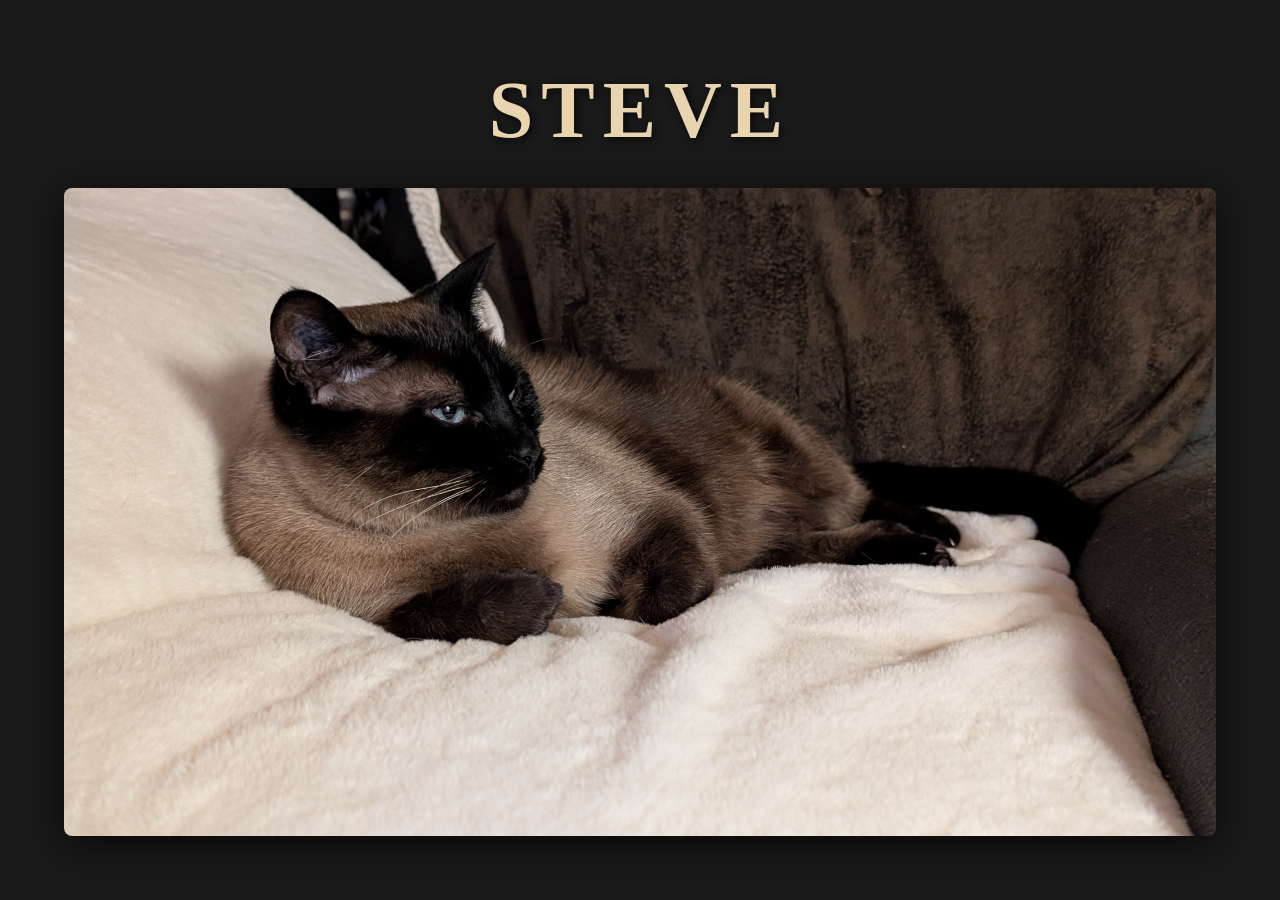
<file: index.html>
<!DOCTYPE html>
<html lang="en">
<head>
  <meta charset="UTF-8">
  <meta name="viewport" content="width=device-width, initial-scale=1.0">
  <title>STEVE</title>
  <style>
    * { margin: 0; padding: 0; box-sizing: border-box; }
    body {
      background: #1a1a1a;
      display: flex;
      flex-direction: column;
      align-items: center;
      justify-content: center;
      min-height: 100vh;
      font-family: Georgia, serif;
    }
    h1 {
      color: #e8d5b0;
      font-size: 5rem;
      letter-spacing: 0.5rem;
      margin-bottom: 2rem;
      text-shadow: 2px 2px 8px rgba(0,0,0,0.8);
    }
    img {
      max-width: 90vw;
      max-height: 80vh;
      border-radius: 8px;
      box-shadow: 0 8px 40px rgba(0,0,0,0.7);
    }
  </style>
</head>
<body>
  <h1>STEVE</h1>
  <img src="steve.jpg" alt="Steve">
</body>
</html>
</file>
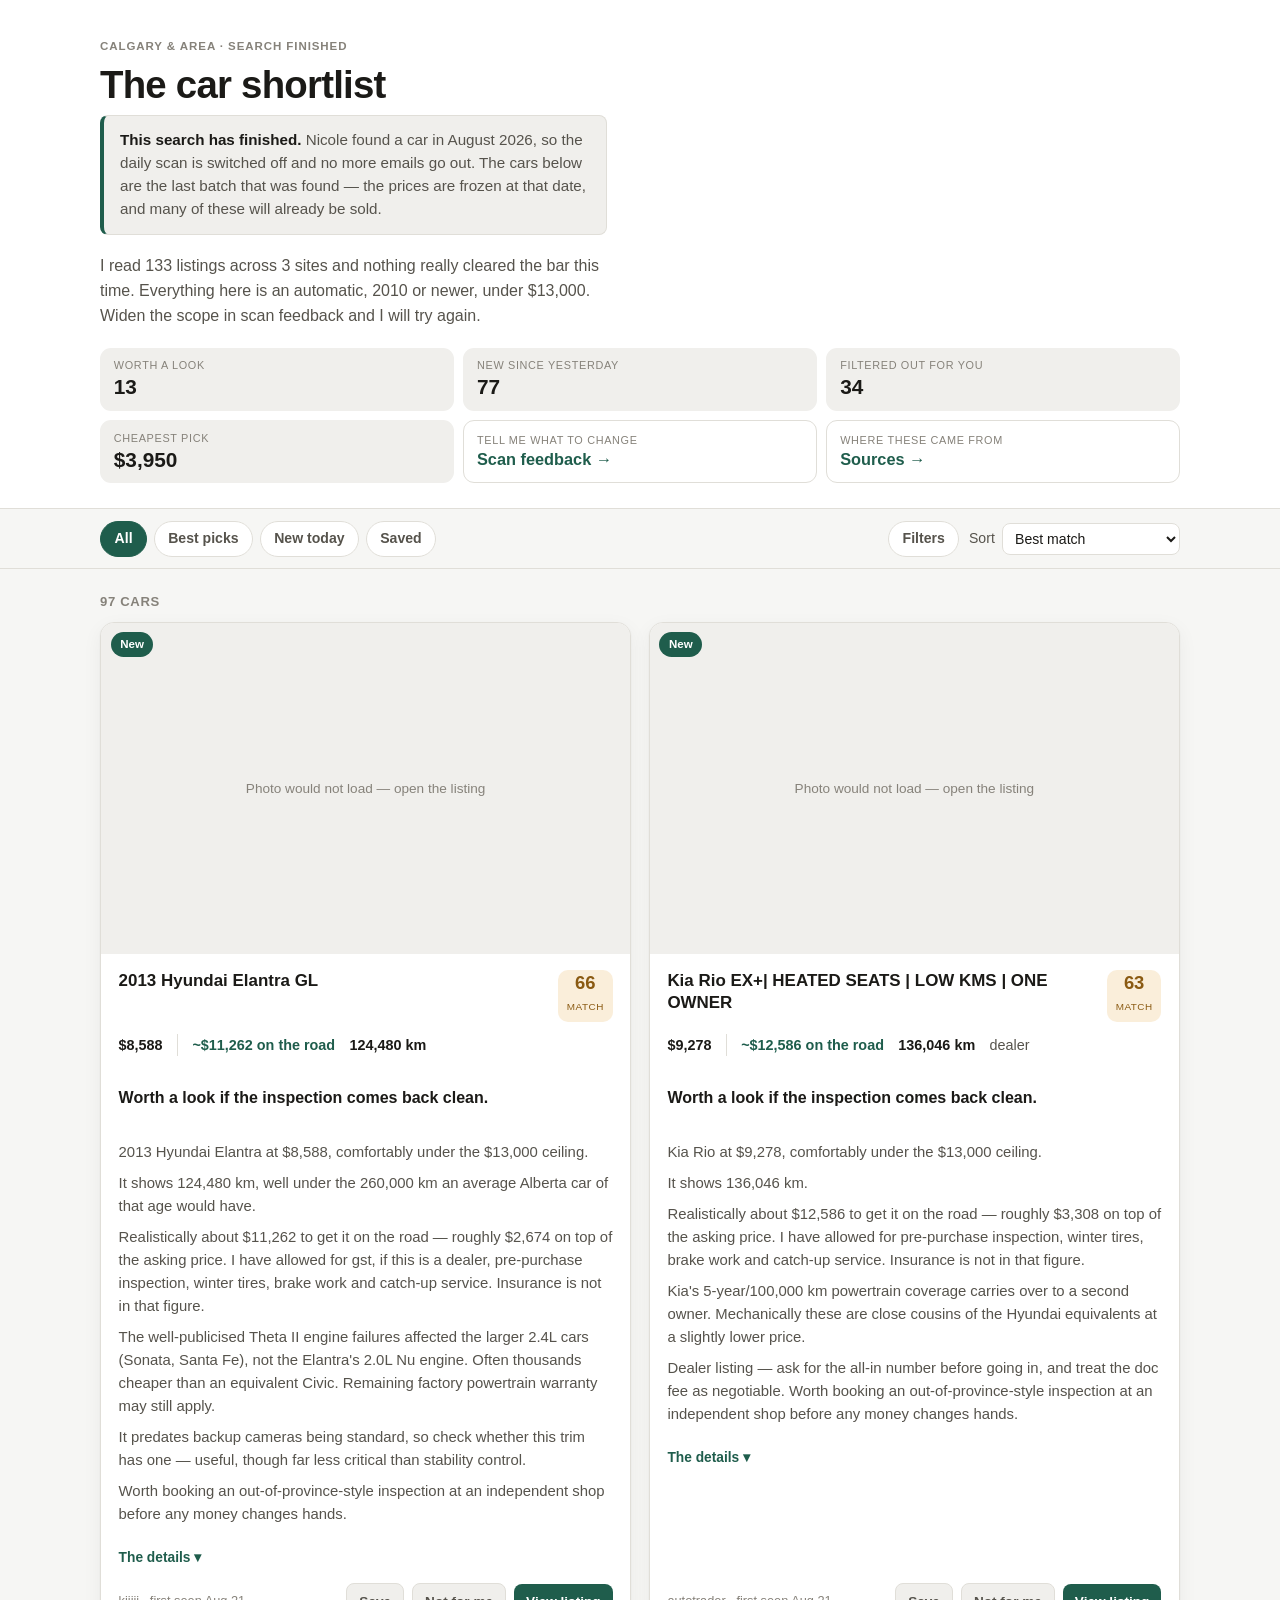
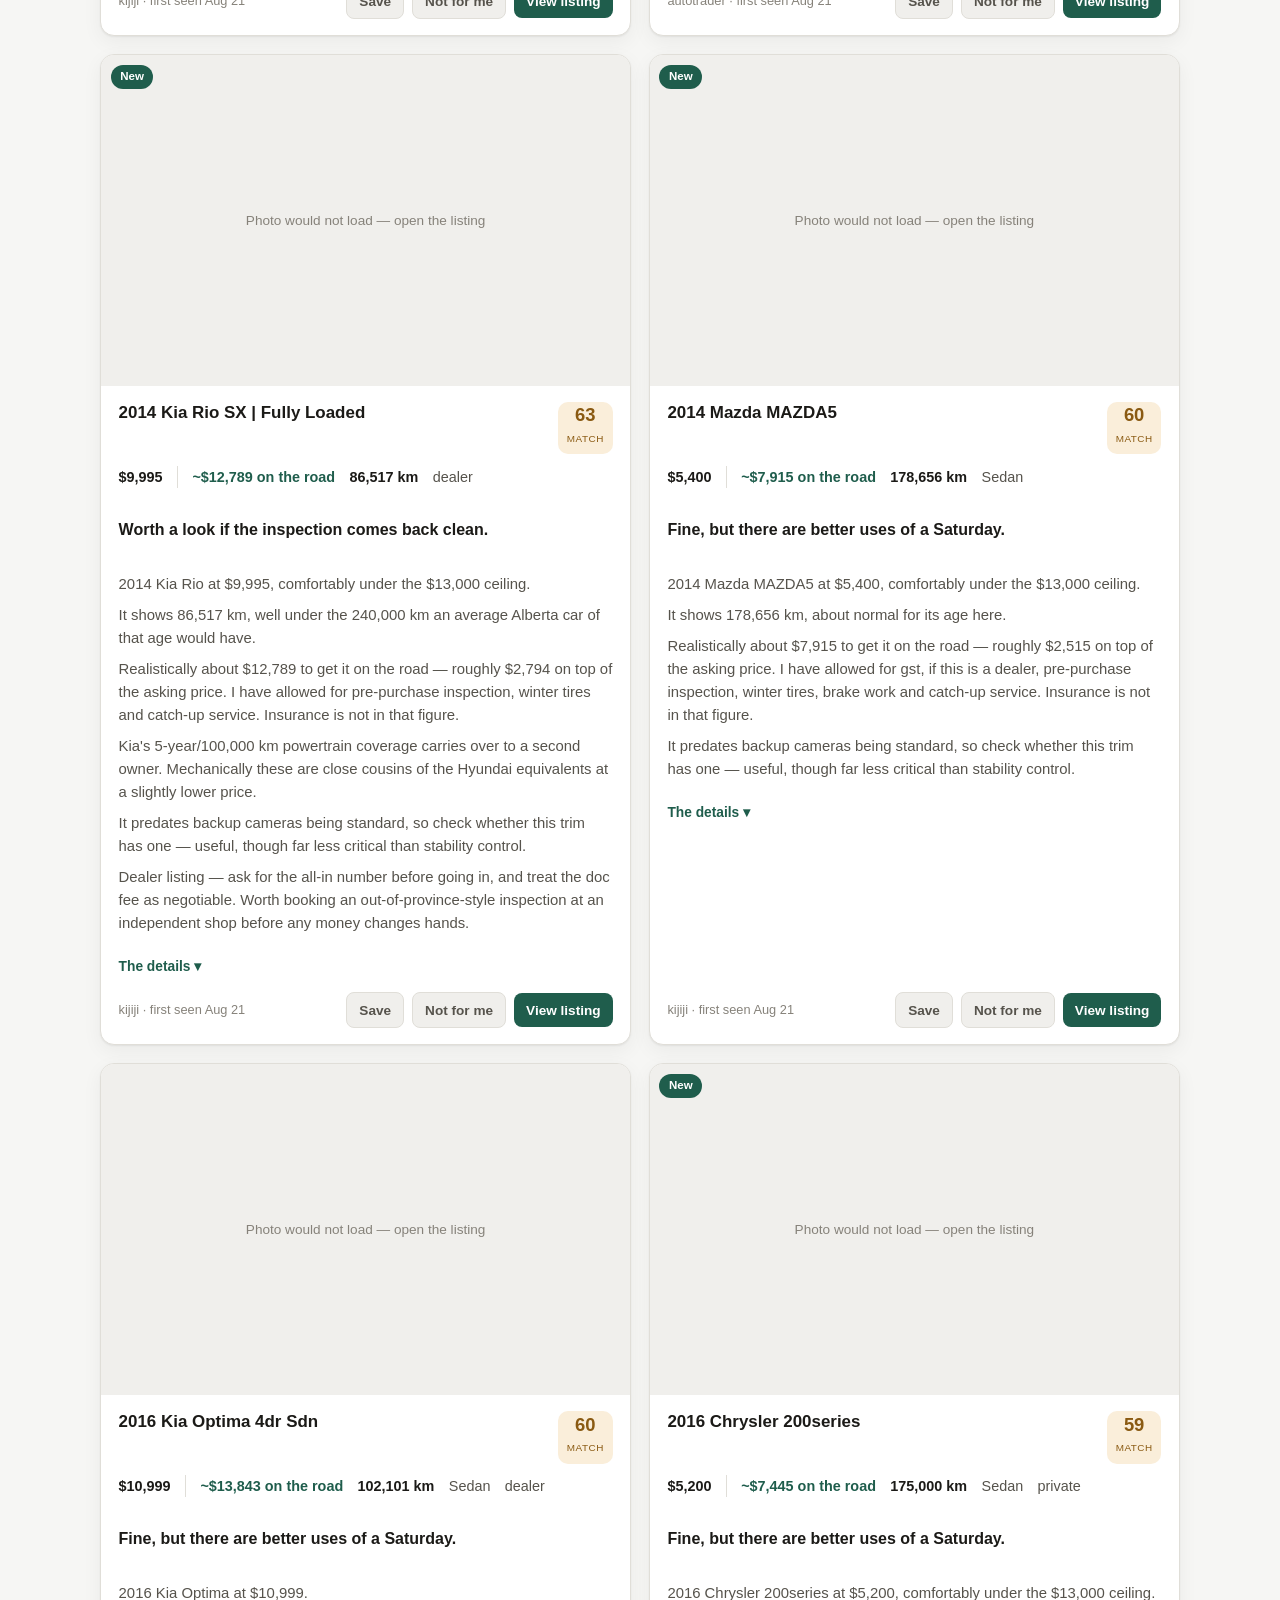
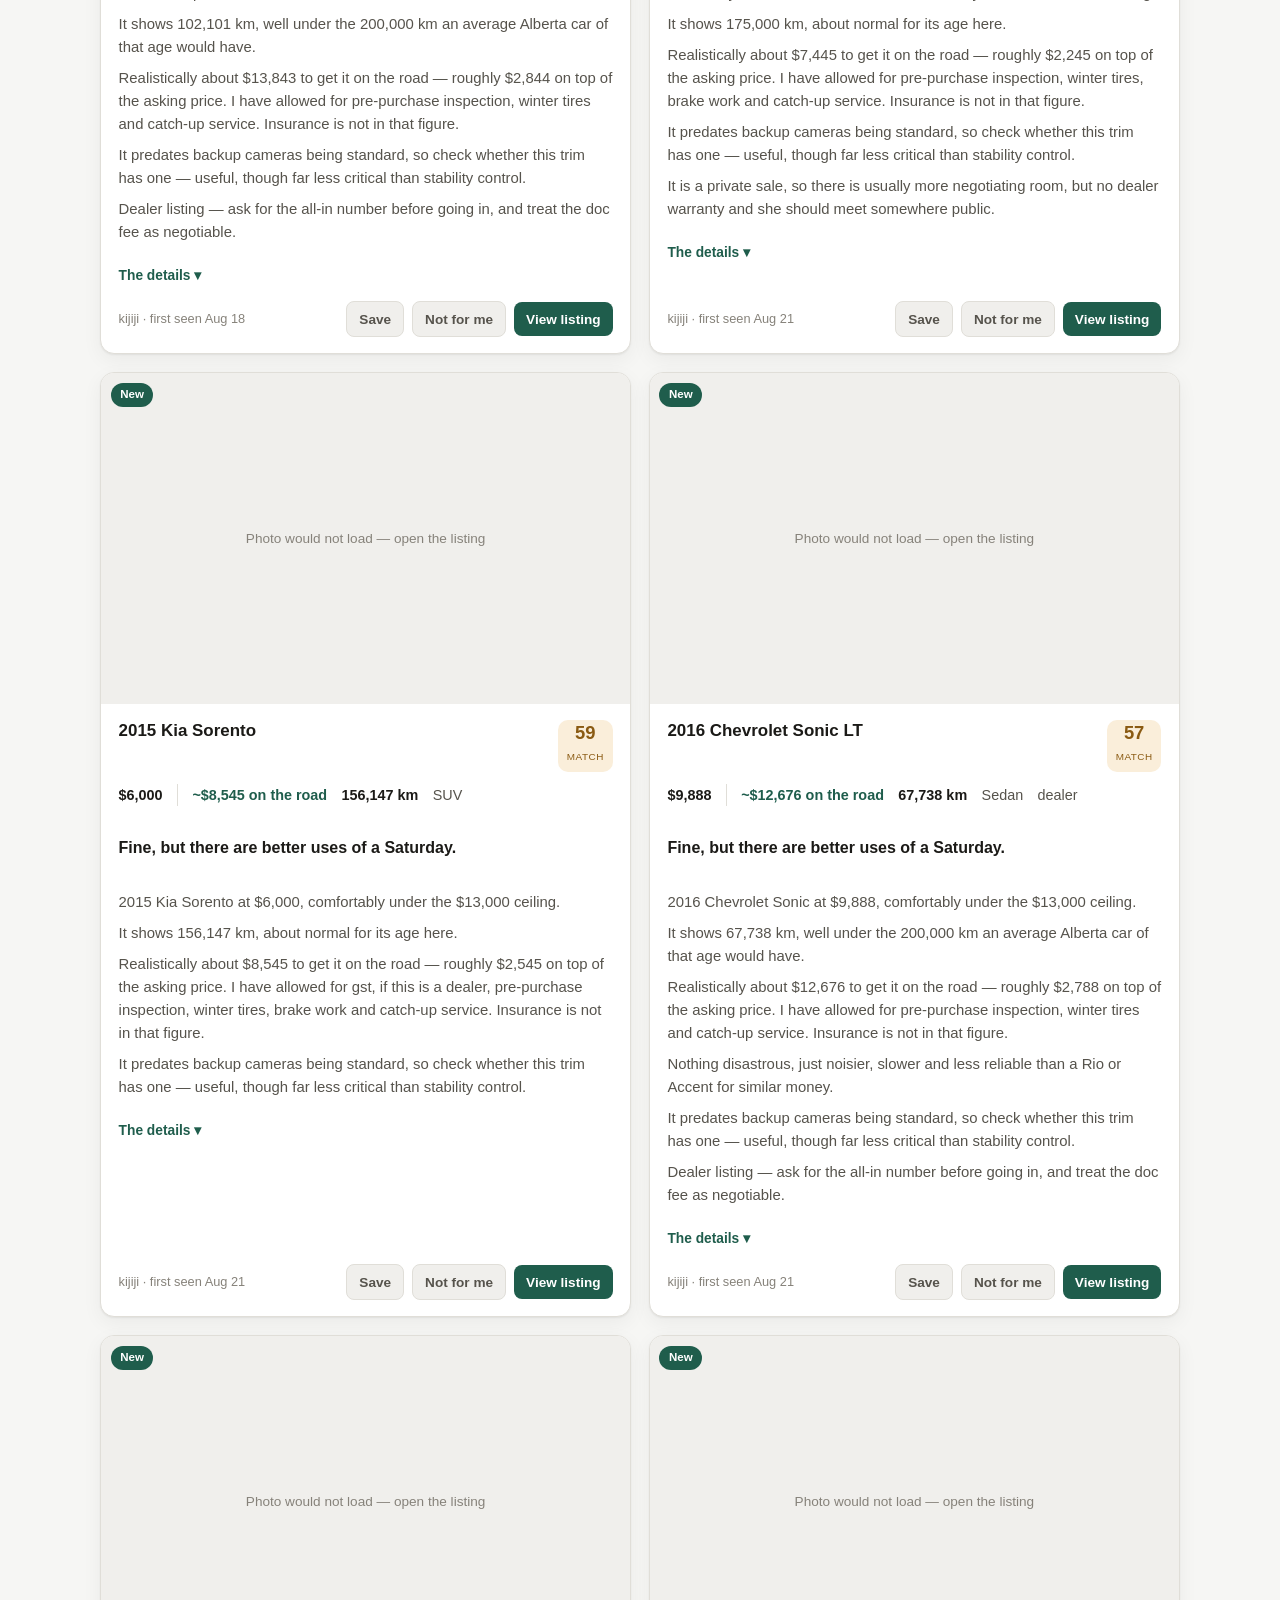
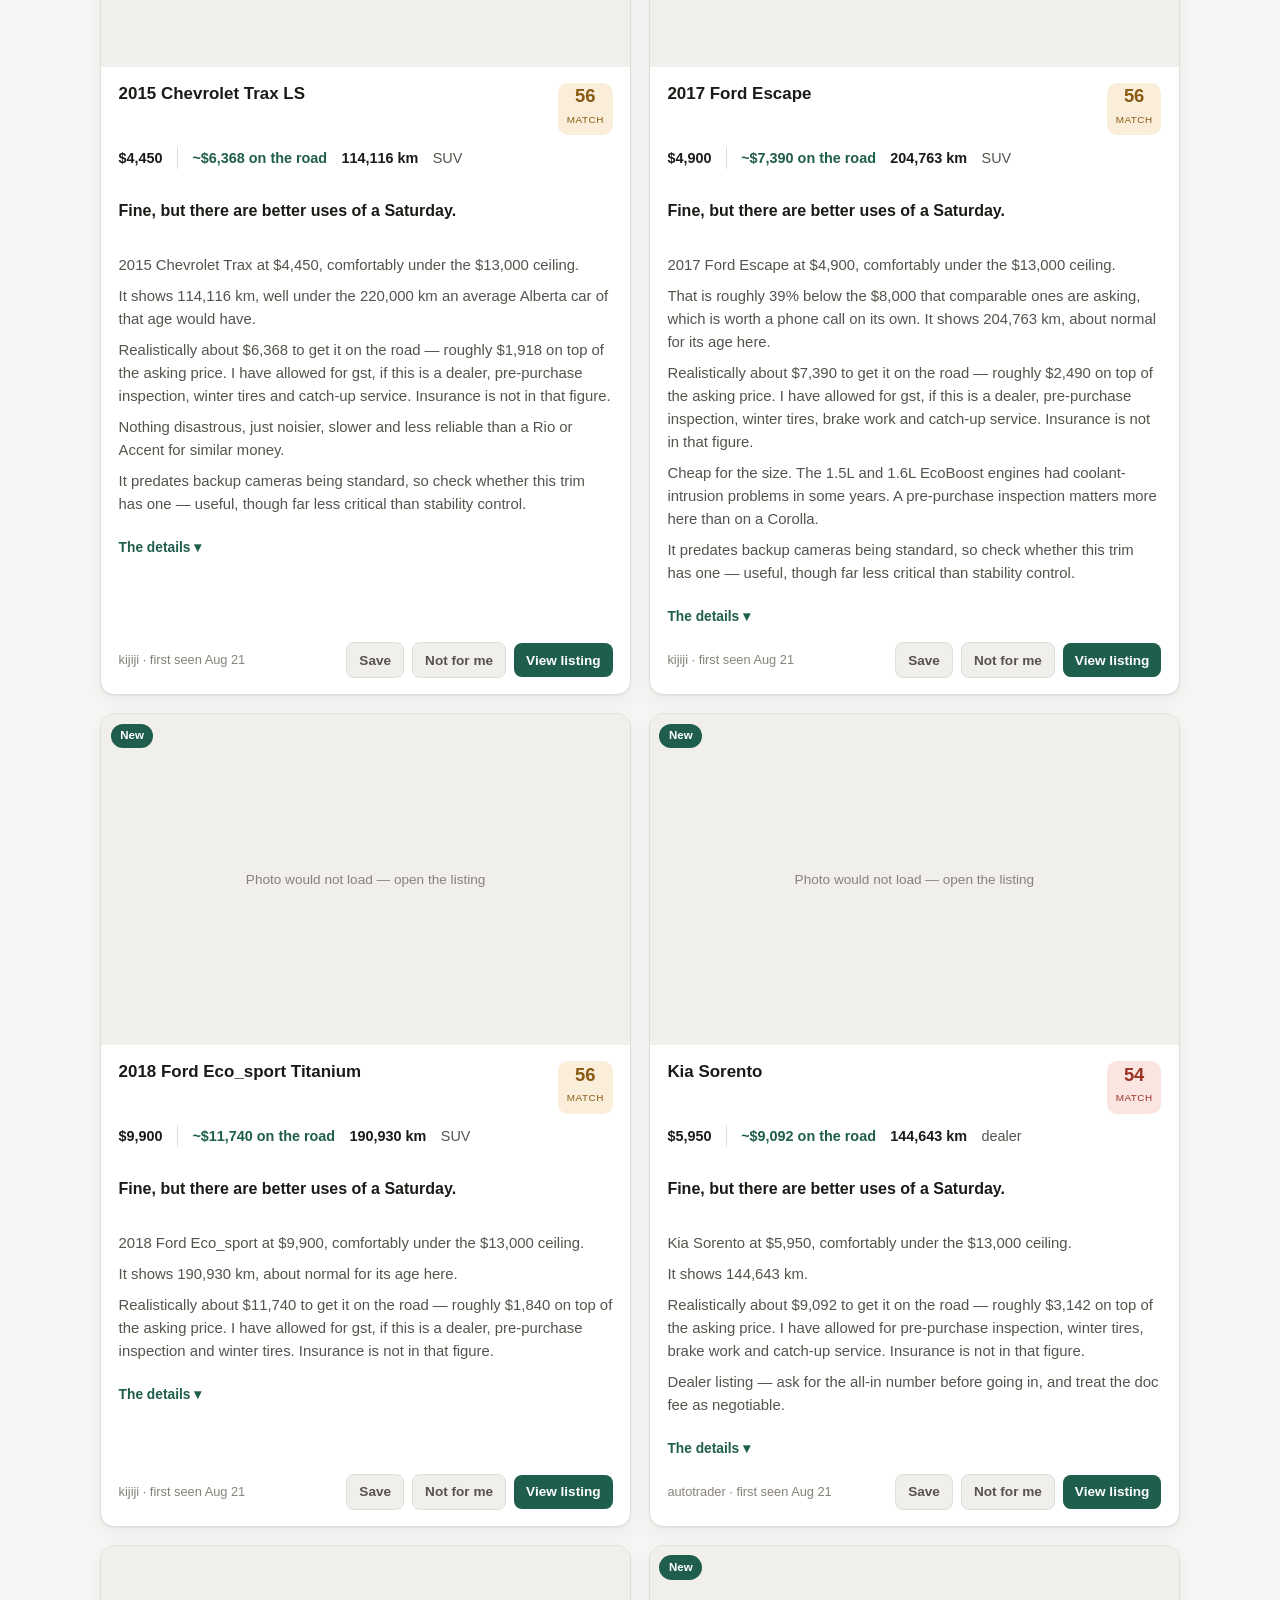
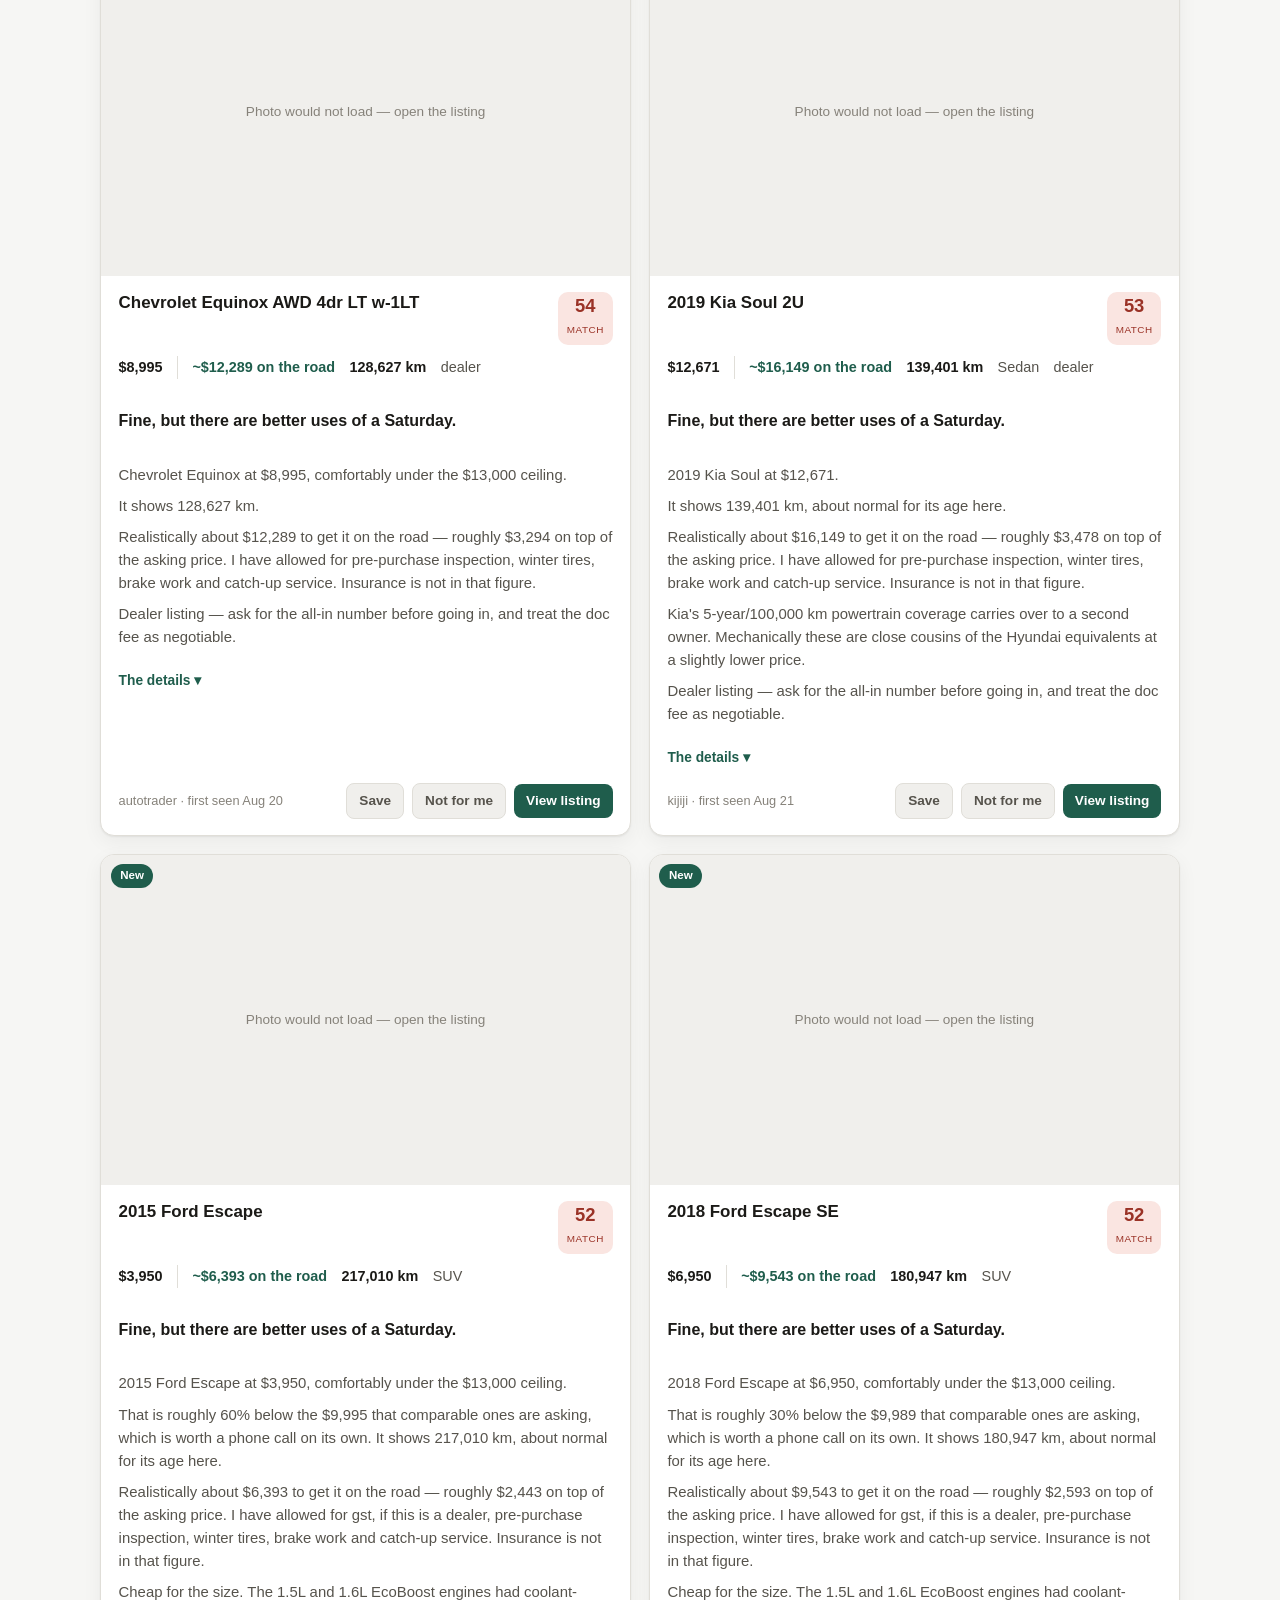
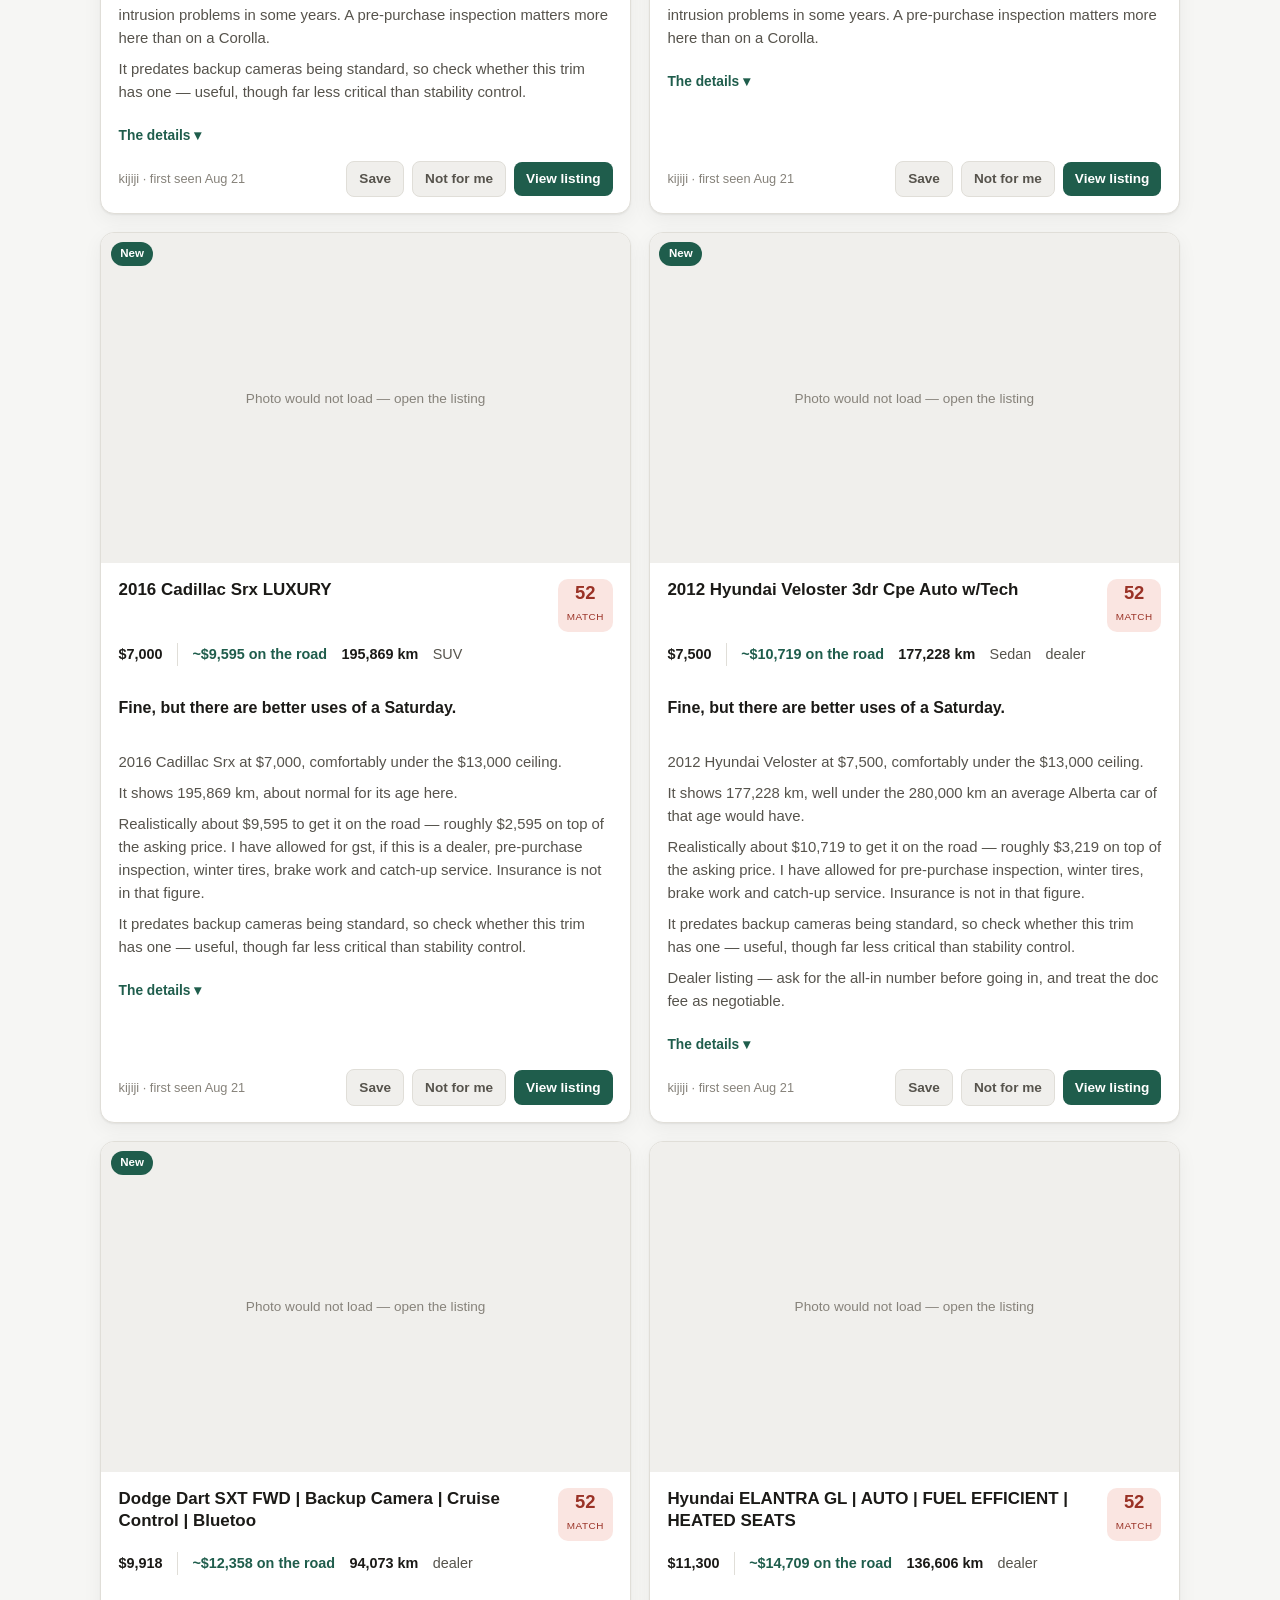
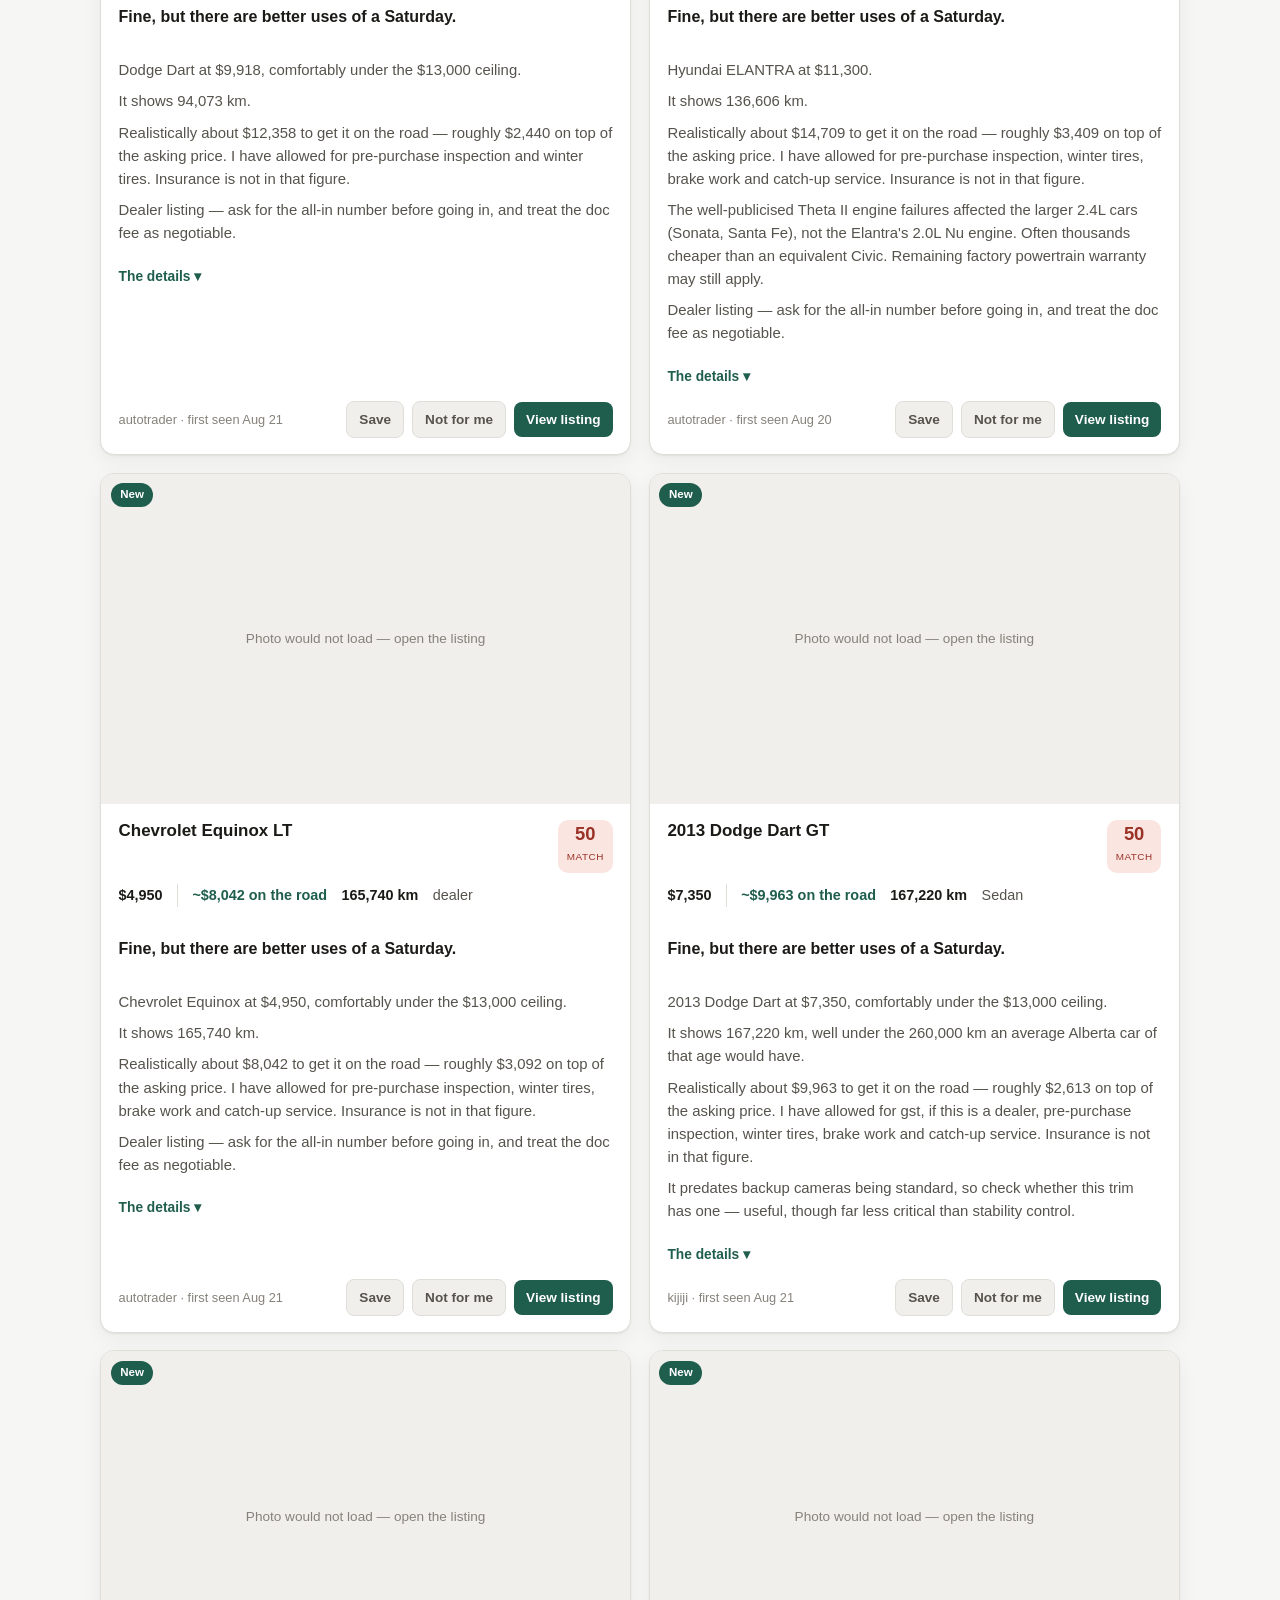
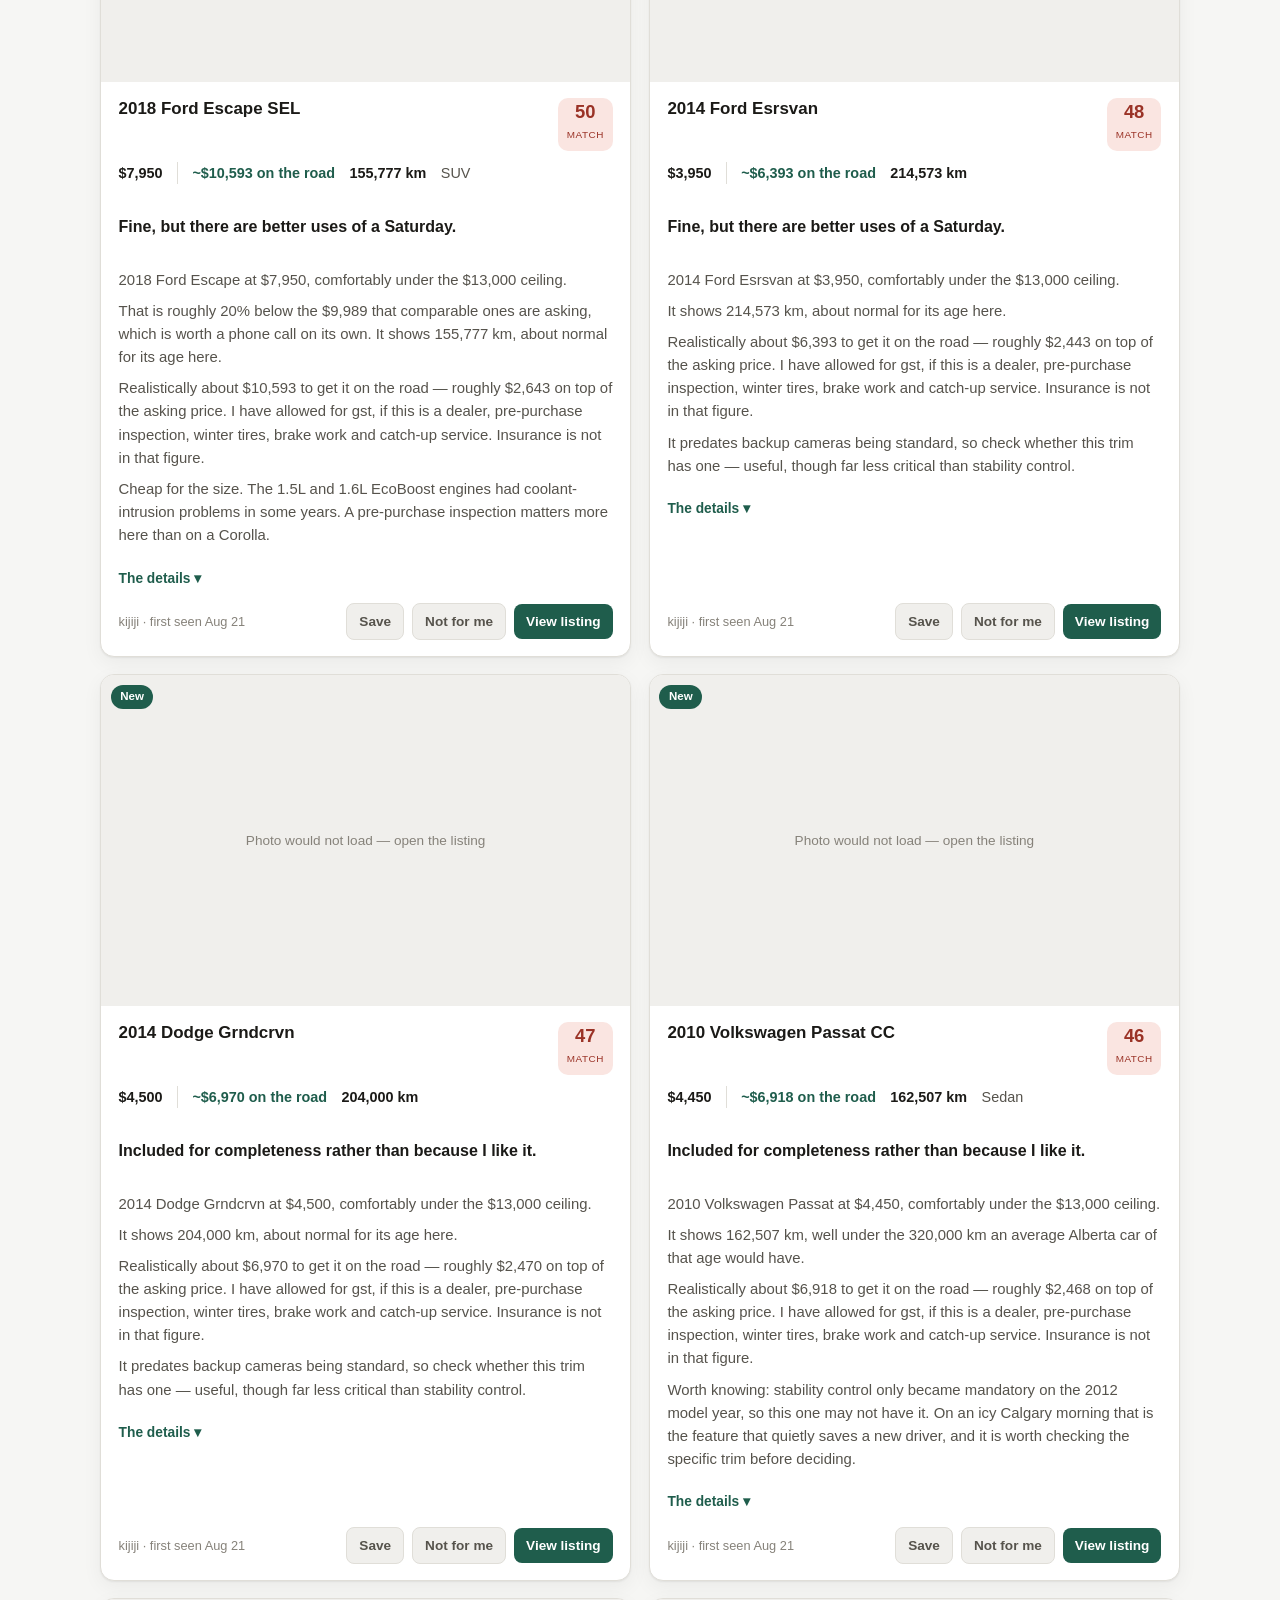
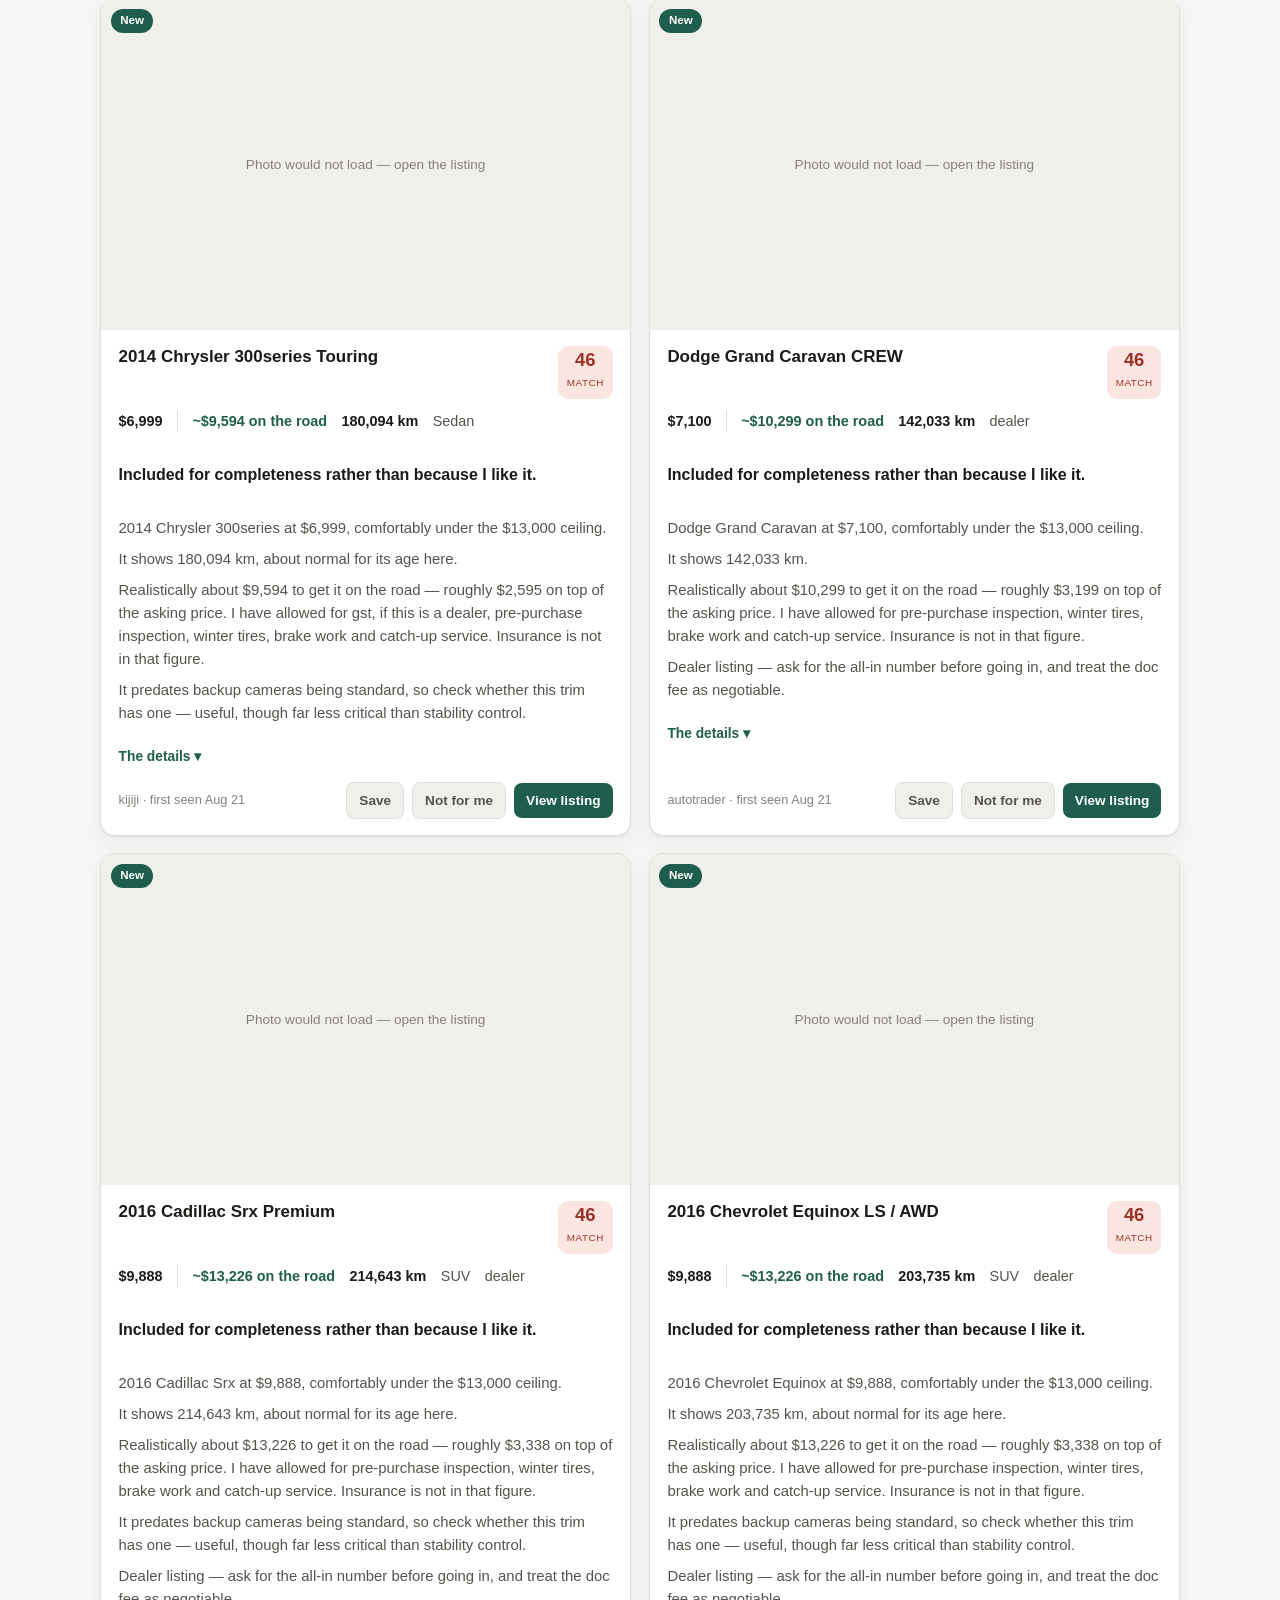
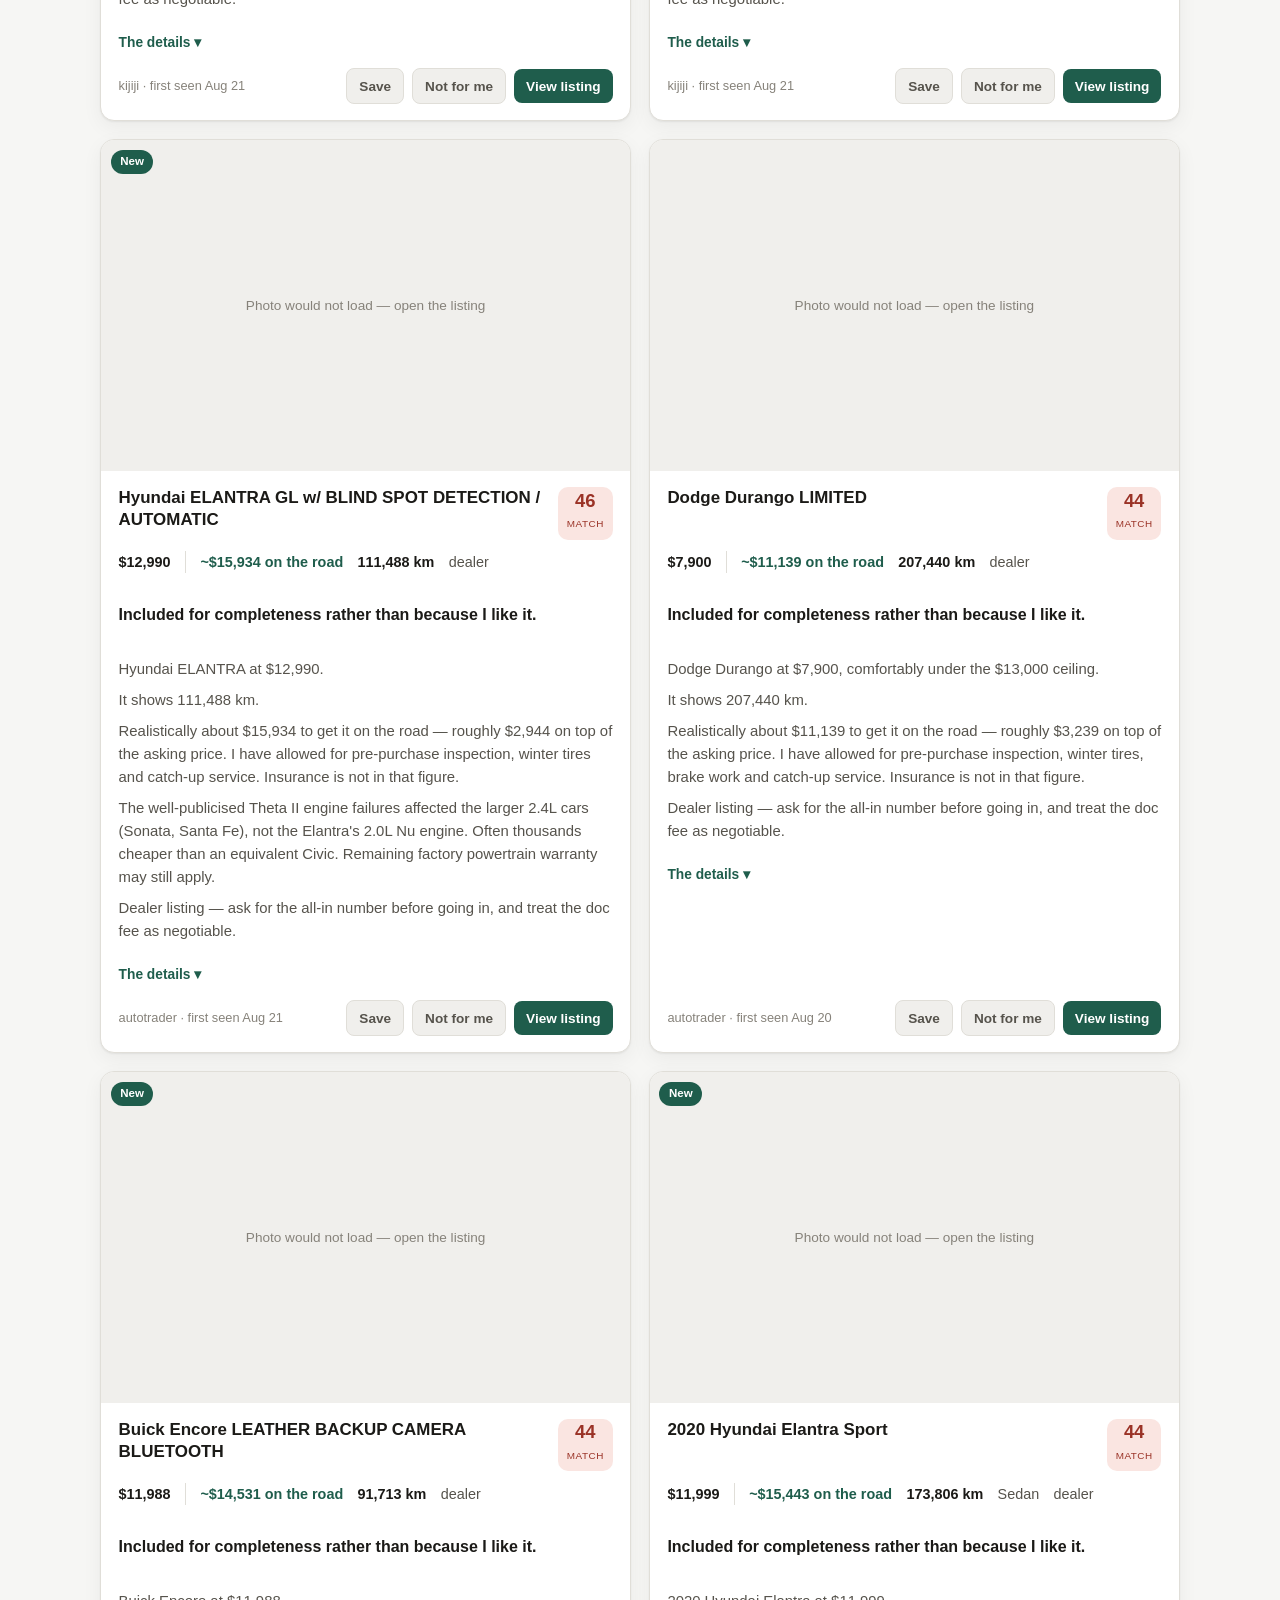
<file: car-finder/index.html>
<!doctype html>
<html lang="en-CA">
  <head>
    <meta charset="utf-8">
    <meta name="viewport" content="width=device-width, initial-scale=1">
    <meta name="color-scheme" content="light dark">
    <title>Car finder — Calgary</title>
    <meta name="description" content="A shortlist of used cars around Calgary, checked and commented on so you do not have to read every listing.">
    <link rel="stylesheet" href="assets/styles.css">
  </head>
  <body>
    <a class="skip" href="#candidates">Skip to the cars</a>

    <header class="masthead">
      <div class="wrap">
        <p class="eyebrow">Calgary &amp; area · search finished</p>
        <h1>The car shortlist</h1>

        <!-- The scan is switched off. Without this the page looks live, and the
             prices below are frozen at the last scan rather than current. -->
        <p class="archived">
          <strong>This search has finished.</strong> Nicole found a car in
          August 2026, so the daily scan is switched off and no more emails go
          out. The cars below are the last batch that was found — the prices are
          frozen at that date, and many of these will already be sold.
        </p>
        <p class="lede" id="lede">Loading the latest scan…</p>

        <!-- Four figures and two panel openers, filling two even rows. -->
        <div class="board" id="board"></div>
      </div>
    </header>

    <!-- Opened from the board. Hidden until asked for, so the cars stay first. -->
    <section class="panel" id="panel-feedback" hidden aria-labelledby="feedback-title">
      <div class="wrap">
        <div class="panel-head">
          <h2 id="feedback-title">Scan feedback</h2>
          <button type="button" class="panel-close" data-close="feedback" aria-label="Close scan feedback">Close</button>
        </div>
        <p class="muted">
          <strong>The search is finished, so nothing here is being read any more.</strong>
          It is left in place because it still records what you thought. If the
          scan is ever switched back on, plain English is fine —
          &ldquo;too many old ones&rdquo;, &ldquo;I&rsquo;d go to $18k for something newer&rdquo;,
          &ldquo;stop showing me trucks&rdquo; — and the search adjusts.
        </p>
        <textarea id="note" rows="4" placeholder="What should be different about these picks?"></textarea>

        <div class="pending" id="pending" hidden>
          <h3>Your marks on this batch</h3>
          <ul id="pending-list"></ul>
        </div>

        <div class="actions">
          <button type="button" id="send" class="primary">Send feedback</button>
          <button type="button" id="copy" class="ghost">Copy it instead</button>
          <button type="button" id="clear" class="ghost">Clear my marks</button>
        </div>
        <p class="muted small">
          <strong>Send feedback</strong> needs a free GitHub account — it opens a form you press one
          green button on. No account? Use <strong>Copy it instead</strong> and text or email it to
          Vince. Nothing is acted on automatically now that the search has finished.
        </p>
        <p class="sent" id="sent" hidden></p>
      </div>
    </section>

    <section class="panel" id="panel-sources" hidden aria-labelledby="sources-title">
      <div class="wrap">
        <div class="panel-head">
          <h2 id="sources-title">Sources</h2>
          <button type="button" class="panel-close" data-close="sources" aria-label="Close sources">Close</button>
        </div>
        <ul id="source-list" class="source-list"></ul>
        <p class="muted small" id="source-note"></p>
      </div>
    </section>

    <nav class="toolbar" aria-label="Filter and sort">
      <div class="wrap toolbar-inner">
        <div class="chips" role="group" aria-label="Filter by recommendation">
          <button type="button" class="chip is-active" data-filter="all">All</button>
          <button type="button" class="chip" data-filter="shortlist">Best picks</button>
          <button type="button" class="chip" data-filter="new">New today</button>
          <button type="button" class="chip" data-filter="saved">Saved</button>
        </div>
        <div class="toolbar-right">
          <button type="button" class="chip chip-filters" id="filters-toggle" aria-expanded="false" aria-controls="filters">
            Filters<span class="badge" id="filter-count" hidden></span>
          </button>
          <label class="sort">
            <span>Sort</span>
            <select id="sort">
              <option value="score">Best match</option>
              <option value="allin">Cheapest on the road</option>
              <option value="price">Cheapest asking price</option>
              <option value="km">Fewest kilometres</option>
              <option value="year">Newest year</option>
            </select>
          </label>
        </div>
      </div>

      <div class="filters wrap" id="filters" hidden>
        <div class="filter-grid">
          <label class="field">
            <span>Max price</span>
            <select id="f-price"></select>
          </label>
          <label class="field">
            <span>Max kilometres</span>
            <select id="f-km"></select>
          </label>
          <label class="field">
            <span>Year from</span>
            <select id="f-year"></select>
          </label>
          <label class="field">
            <span>Make</span>
            <select id="f-make"></select>
          </label>
          <label class="field">
            <span>Body type</span>
            <select id="f-body"></select>
          </label>
          <label class="field">
            <span>Seller</span>
            <select id="f-seller">
              <option value="">Anyone</option>
              <option value="private">Private seller</option>
              <option value="dealer">Dealer</option>
            </select>
          </label>
          <label class="field">
            <span>Drivetrain</span>
            <select id="f-awd">
              <option value="">Any</option>
              <option value="awd">All-wheel drive only</option>
            </select>
          </label>
          <label class="field">
            <span>Listed on</span>
            <select id="f-source"></select>
          </label>
        </div>
        <div class="filter-foot">
          <p class="muted small">
            These narrow what the last scan found before the search finished.
          </p>
          <button type="button" class="ghost" id="filters-reset">Reset filters</button>
        </div>
      </div>
    </nav>

    <main class="wrap">
      <section id="candidates" aria-live="polite">
        <p class="result-count" id="result-count"></p>
        <div id="cards" class="cards"></div>
        <p id="empty" class="empty" hidden>Nothing matches those filters right now.</p>
      </section>

      <section class="near-misses" id="near-misses" hidden>
        <h2>Just outside the scope</h2>
        <p class="muted">These were filtered out, but only barely — kept for the record.</p>
        <ul id="near-list" class="near-list"></ul>
      </section>
    </main>

    <footer class="wrap foot">
      <p id="generated" class="muted small"></p>
      <p class="muted small">
        Prices are asking prices and change without notice. Always get an independent
        inspection and a history report before buying. Nothing here is a substitute for
        seeing the car.
      </p>
    </footer>

    <script src="assets/app.js" type="module"></script>
  </body>
</html>
</file>
<file: car-finder/assets/styles.css>
:root {
  color-scheme: light dark;

  --bg: #f6f6f4;
  --surface: #ffffff;
  --surface-2: #f0efec;
  --ink: #1b1a17;
  --ink-2: #56534c;
  --ink-3: #86827a;
  --line: #e0ded8;
  --accent: #1f5d4c;
  --accent-ink: #ffffff;
  --good: #1f6b4f;
  --good-bg: #e3f1ea;
  --warn: #8a5a12;
  --warn-bg: #faeeda;
  --bad: #9a3226;
  --bad-bg: #fae5e1;
  --shadow: 0 1px 2px rgba(20, 18, 14, .06), 0 6px 20px rgba(20, 18, 14, .05);
  --radius: 14px;
}

@media (prefers-color-scheme: dark) {
  :root {
    --bg: #14150f;
    --surface: #1d1e18;
    --surface-2: #262820;
    --ink: #eeece4;
    --ink-2: #b4b1a6;
    --ink-3: #8b877c;
    --line: #33352b;
    --accent: #7fd6b4;
    --accent-ink: #10231c;
    --good: #7fd6b4;
    --good-bg: #1c3129;
    --warn: #e2b168;
    --warn-bg: #33291a;
    --bad: #eb9384;
    --bad-bg: #37211d;
    --shadow: 0 1px 2px rgba(0, 0, 0, .3), 0 6px 20px rgba(0, 0, 0, .25);
  }
}

* { box-sizing: border-box; }

body {
  margin: 0;
  background: var(--bg);
  color: var(--ink);
  font: 16px/1.55 ui-sans-serif, -apple-system, "Segoe UI", Roboto, "Helvetica Neue", Arial, sans-serif;
  -webkit-text-size-adjust: 100%;
}

.wrap { width: min(1080px, 100% - 2rem); margin-inline: auto; }

.skip {
  position: absolute; left: -9999px;
  background: var(--accent); color: var(--accent-ink);
  padding: .6rem 1rem; border-radius: 0 0 8px 0; z-index: 20;
}
.skip:focus { left: 0; top: 0; }

/* ---------- masthead ---------- */
.masthead {
  background: var(--surface);
  border-bottom: 1px solid var(--line);
  padding: 2.4rem 0 1.6rem;
}
.eyebrow {
  margin: 0 0 .4rem; text-transform: uppercase; letter-spacing: .08em;
  font-size: .72rem; font-weight: 650; color: var(--ink-3);
}
h1 { margin: 0 0 .5rem; font-size: clamp(1.7rem, 5vw, 2.4rem); letter-spacing: -.02em; line-height: 1.15; }
.lede { margin: 0 0 1.2rem; color: var(--ink-2); max-width: 60ch; }

/* The search is over. Loud enough that nobody reads a frozen price as current,
   using the same accent as the rest of the page rather than an alarm colour. */
.archived {
  margin: 0 0 1.2rem;
  padding: .85rem 1rem;
  max-width: 60ch;
  border: 1px solid var(--line);
  border-left: 4px solid var(--accent, #1f5d4c);
  border-radius: 8px;
  background: var(--surface-2);
  color: var(--ink-2);
  font-size: .95rem;
  line-height: 1.5;
}
.archived strong { color: var(--ink); }

/* Four figures plus two panel openers, filling two even rows. */
.board {
  display: grid; gap: .6rem; margin: 0;
  grid-template-columns: repeat(2, 1fr);
}
@media (min-width: 620px) { .board { grid-template-columns: repeat(3, 1fr); } }

.tile {
  display: flex; flex-direction: column; gap: .15rem;
  padding: .65rem .8rem; border-radius: 11px;
  background: var(--surface-2); border: 1px solid transparent;
  text-align: left; min-height: 3.9rem; justify-content: center;
}
.tile-label {
  font-size: .68rem; text-transform: uppercase; letter-spacing: .06em;
  color: var(--ink-3); line-height: 1.25;
}
.tile-value {
  font-size: 1.3rem; font-weight: 660; font-variant-numeric: tabular-nums;
  color: var(--ink); line-height: 1.15;
}

.tile-action {
  font: inherit; cursor: pointer;
  background: var(--surface); border-color: var(--line);
  transition: border-color .15s, background .15s;
}
.tile-action .tile-value { font-size: 1.02rem; color: var(--accent); }
.tile-action:hover { border-color: var(--accent); background: var(--surface-2); }

/* ---------- toolbar ---------- */
.toolbar {
  position: sticky; top: 0; z-index: 10;
  background: color-mix(in srgb, var(--bg) 88%, transparent);
  backdrop-filter: blur(10px);
  border-bottom: 1px solid var(--line);
}
.toolbar-inner {
  display: flex; gap: 1rem; align-items: center; justify-content: space-between;
  padding: .7rem 0; flex-wrap: wrap;
}
.chips { display: flex; gap: .4rem; flex-wrap: wrap; }
.chip {
  border: 1px solid var(--line); background: var(--surface); color: var(--ink-2);
  border-radius: 999px; padding: .4rem .85rem; font-size: .88rem; font-weight: 550;
  cursor: pointer; transition: background .15s, color .15s, border-color .15s;
}
.chip:hover { border-color: var(--ink-3); }
.chip.is-active { background: var(--accent); color: var(--accent-ink); border-color: var(--accent); }
.toolbar-right { display: flex; align-items: center; gap: .6rem; flex-wrap: wrap; }
.sort { display: flex; align-items: center; gap: .45rem; font-size: .88rem; color: var(--ink-2); }
.chip-filters { display: inline-flex; align-items: center; gap: .35rem; }
.badge {
  background: var(--accent); color: var(--accent-ink);
  border-radius: 999px; min-width: 1.15rem; padding: 0 .32rem;
  font-size: .7rem; font-weight: 700; line-height: 1.15rem; text-align: center;
}
.chip-filters.is-active .badge { background: var(--accent-ink); color: var(--accent); }

/* Filter panel */
.filters { padding: .2rem 0 .9rem; }
/* Eight fields laid out as two even rows, matching the board above. */
.filter-grid { display: grid; gap: .6rem; grid-template-columns: repeat(2, 1fr); }
@media (min-width: 620px) { .filter-grid { grid-template-columns: repeat(4, 1fr); } }
.field { display: flex; flex-direction: column; gap: .2rem; font-size: .78rem; color: var(--ink-3); }
.field span { text-transform: uppercase; letter-spacing: .05em; font-weight: 600; }
.field select { width: 100%; font-size: .88rem; padding: .4rem .5rem; }
.field select:disabled { opacity: .45; }
.filter-foot {
  display: flex; align-items: center; justify-content: space-between;
  gap: 1rem; margin-top: .8rem; flex-wrap: wrap;
}
.filter-foot p { margin: 0; max-width: 46ch; }
.result-count {
  margin: 1.4rem 0 -.4rem; font-size: .82rem; color: var(--ink-3);
  text-transform: uppercase; letter-spacing: .05em; font-weight: 600;
}
select, textarea, button { font: inherit; }
select {
  background: var(--surface); color: var(--ink);
  border: 1px solid var(--line); border-radius: 8px; padding: .35rem .5rem;
}

/* ---------- cards ---------- */
.cards { display: grid; gap: 1.1rem; padding: 1rem 0 1.6rem; }
@media (min-width: 720px) { .cards { grid-template-columns: repeat(2, 1fr); } }

.card {
  background: var(--surface); border: 1px solid var(--line);
  border-radius: var(--radius); box-shadow: var(--shadow);
  overflow: hidden; display: flex; flex-direction: column;
}
.card.is-top { border-color: color-mix(in srgb, var(--accent) 45%, var(--line)); }
.card.is-saved { outline: 2px solid var(--accent); outline-offset: -2px; }

.photo { position: relative; aspect-ratio: 16 / 10; background: var(--surface-2); }
.photo img { width: 100%; height: 100%; object-fit: cover; display: block; }
.photo .noimg {
  display: grid; place-items: center; height: 100%;
  color: var(--ink-3); font-size: .85rem;
}
.flags { position: absolute; top: .6rem; left: .6rem; display: flex; gap: .35rem; flex-wrap: wrap; }
.flag {
  background: rgba(12, 12, 10, .78); color: #fff; backdrop-filter: blur(4px);
  border-radius: 999px; padding: .2rem .6rem; font-size: .72rem; font-weight: 600;
}
.flag.new { background: var(--accent); color: var(--accent-ink); }

.card-head { padding: 1rem 1.1rem .2rem; display: flex; gap: .8rem; align-items: flex-start; }
.card-head h3 { margin: 0; font-size: 1.06rem; line-height: 1.3; flex: 1; }
.card-head h3 a { color: inherit; text-decoration: none; }
.card-head h3 a:hover { text-decoration: underline; }

.score {
  flex: none; text-align: center; border-radius: 10px; padding: .3rem .55rem; min-width: 3.1rem;
}
.score b { display: block; font-size: 1.15rem; line-height: 1; font-variant-numeric: tabular-nums; }
.score span { font-size: .62rem; text-transform: uppercase; letter-spacing: .05em; }
.score.good { background: var(--good-bg); color: var(--good); }
.score.mid { background: var(--warn-bg); color: var(--warn); }
.score.low { background: var(--bad-bg); color: var(--bad); }

.specs {
  display: flex; flex-wrap: wrap; gap: .35rem .9rem;
  padding: .5rem 1.1rem .2rem; color: var(--ink-2); font-size: .9rem;
}
.specs b { color: var(--ink); font-weight: 640; font-variant-numeric: tabular-nums; }

.headline { padding: .7rem 1.1rem 0; font-weight: 620; }
.commentary { padding: .35rem 1.1rem 0; color: var(--ink-2); font-size: .93rem; }
.commentary p { margin: .5rem 0; }
.ainote {
  margin: .7rem 1.1rem 0; padding: .6rem .8rem; border-left: 3px solid var(--accent);
  background: var(--surface-2); border-radius: 0 8px 8px 0; font-size: .92rem;
}

details.more { margin: .8rem 1.1rem 0; }
details.more summary {
  cursor: pointer; font-size: .86rem; font-weight: 600; color: var(--accent);
  list-style: none;
}
details.more summary::-webkit-details-marker { display: none; }
details.more summary::after { content: " ▾"; }
details.more[open] summary::after { content: " ▴"; }
.plusminus { display: grid; gap: .6rem; margin-top: .6rem; }
@media (min-width: 480px) { .plusminus { grid-template-columns: 1fr 1fr; } }
.plusminus h4 {
  margin: 0 0 .25rem; font-size: .74rem; text-transform: uppercase;
  letter-spacing: .05em; color: var(--ink-3);
}
.plusminus ul { margin: 0; padding-left: 1.05rem; font-size: .88rem; color: var(--ink-2); }
.plusminus li { margin-bottom: .15rem; }
.checks { margin-top: .7rem; font-size: .88rem; color: var(--ink-2); }
.checks ul { margin: .25rem 0 0; padding-left: 1.05rem; }

.card-foot {
  margin-top: auto; padding: .9rem 1.1rem 1rem;
  display: flex; gap: .5rem; align-items: center; flex-wrap: wrap;
}
.card-foot .meta { flex: 1; font-size: .8rem; color: var(--ink-3); }
button.act {
  border-radius: 8px; border: 1px solid var(--line); background: var(--surface-2);
  color: var(--ink-2); padding: .42rem .75rem; font-size: .85rem; font-weight: 600; cursor: pointer;
}
button.act:hover { border-color: var(--ink-3); color: var(--ink); }
button.act[aria-pressed="true"] { background: var(--accent); color: var(--accent-ink); border-color: var(--accent); }
a.view {
  border-radius: 8px; padding: .42rem .75rem; font-size: .85rem; font-weight: 600;
  background: var(--accent); color: var(--accent-ink); text-decoration: none;
}

/* ---------- sections ---------- */
h2 { font-size: 1.2rem; margin: 2.2rem 0 .5rem; letter-spacing: -.01em; }
.muted { color: var(--ink-2); }
.small { font-size: .85rem; }
.empty { color: var(--ink-3); padding: 2rem 0; text-align: center; }

.near-list, .source-list { list-style: none; padding: 0; margin: .8rem 0 0; display: grid; gap: .5rem; }
.near-list li, .source-list li {
  background: var(--surface); border: 1px solid var(--line); border-radius: 10px;
  padding: .6rem .85rem; font-size: .9rem;
  display: flex; gap: .8rem; align-items: baseline; flex-wrap: wrap;
}
.near-list .why { color: var(--ink-3); font-size: .84rem; }
.near-list a { color: var(--accent); }
.dot { width: .6rem; height: .6rem; border-radius: 50%; flex: none; }
.dot.ok { background: var(--good); }
.dot.warn { background: var(--warn); }
.dot.bad { background: var(--bad); }

/* ---------- feedback ---------- */
/* Panels opened from the board. */
.panel {
  background: var(--surface);
  border-bottom: 1px solid var(--line);
  padding: 1.4rem 0 1.6rem;
}
.panel-head {
  display: flex; align-items: baseline; justify-content: space-between; gap: 1rem;
}
.panel-head h2 { margin: 0 0 .4rem; }
.panel-close {
  background: transparent; border: 1px solid var(--line); color: var(--ink-2);
  border-radius: 8px; padding: .32rem .7rem; font-size: .82rem; cursor: pointer;
}
.panel-close:hover { border-color: var(--ink-3); color: var(--ink); }
.linkish {
  background: none; border: 0; padding: 0; font: inherit;
  color: var(--accent); text-decoration: underline; cursor: pointer;
}
textarea {
  width: 100%; margin-top: .7rem; padding: .7rem .8rem;
  background: var(--bg); color: var(--ink);
  border: 1px solid var(--line); border-radius: 10px; resize: vertical;
}
textarea:focus, select:focus, button:focus-visible, a:focus-visible {
  outline: 2px solid var(--accent); outline-offset: 2px;
}
.pending { margin-top: 1rem; font-size: .9rem; }
.pending h3 { font-size: .78rem; text-transform: uppercase; letter-spacing: .05em; color: var(--ink-3); margin: 0 0 .35rem; }
.pending ul { margin: 0; padding-left: 1.1rem; color: var(--ink-2); }
.actions { display: flex; gap: .6rem; margin-top: 1rem; flex-wrap: wrap; }
button.primary {
  background: var(--accent); color: var(--accent-ink); border: 0;
  border-radius: 9px; padding: .6rem 1.1rem; font-weight: 640; cursor: pointer;
}
button.ghost {
  background: transparent; color: var(--ink-2); border: 1px solid var(--line);
  border-radius: 9px; padding: .6rem 1.1rem; font-weight: 600; cursor: pointer;
}
.sent { margin-top: .8rem; color: var(--good); font-weight: 600; font-size: .9rem; }

.foot { padding: 1.5rem 0 3rem; border-top: 1px solid var(--line); margin-top: 2rem; }
.foot p { margin: .3rem 0; max-width: 70ch; }

@media (prefers-reduced-motion: reduce) {
  * { transition: none !important; animation: none !important; }
}

/* ---------- drive-away cost ---------- */
.specs .allin {
  color: var(--accent); font-weight: 640;
  border-left: 1px solid var(--line); padding-left: .9rem;
}
.costs { margin-top: .9rem; }
.costs h4 {
  margin: 0 0 .35rem; font-size: .74rem; text-transform: uppercase;
  letter-spacing: .05em; color: var(--ink-3);
}
.cost-table { width: 100%; border-collapse: collapse; font-size: .85rem; }
.cost-table td { padding: .22rem 0; vertical-align: top; color: var(--ink-2); }
.cost-table .amount {
  text-align: right; white-space: nowrap; padding-left: .6rem;
  font-variant-numeric: tabular-nums; color: var(--ink);
}
.cost-table .why { color: var(--ink-3); font-size: .78rem; padding-left: .8rem; }
.cost-table tfoot td { border-top: 1px solid var(--line); padding-top: .4rem; }
.guess {
  font-size: .66rem; text-transform: uppercase; letter-spacing: .04em;
  color: var(--ink-3); border: 1px solid var(--line);
  border-radius: 4px; padding: 0 .22rem;
}
/* The "why" column is the first thing to go when space is tight. */
@media (max-width: 560px) { .cost-table .why { display: none; } }

/* A card arrived at from the morning email. */
.card.is-linked {
  outline: 3px solid var(--accent); outline-offset: 2px;
  animation: linked-flash 2.6s ease-out;
}
@keyframes linked-flash {
  0%, 60% { box-shadow: 0 0 0 6px color-mix(in srgb, var(--accent) 18%, transparent); }
  100% { box-shadow: var(--shadow); }
}
</file>
